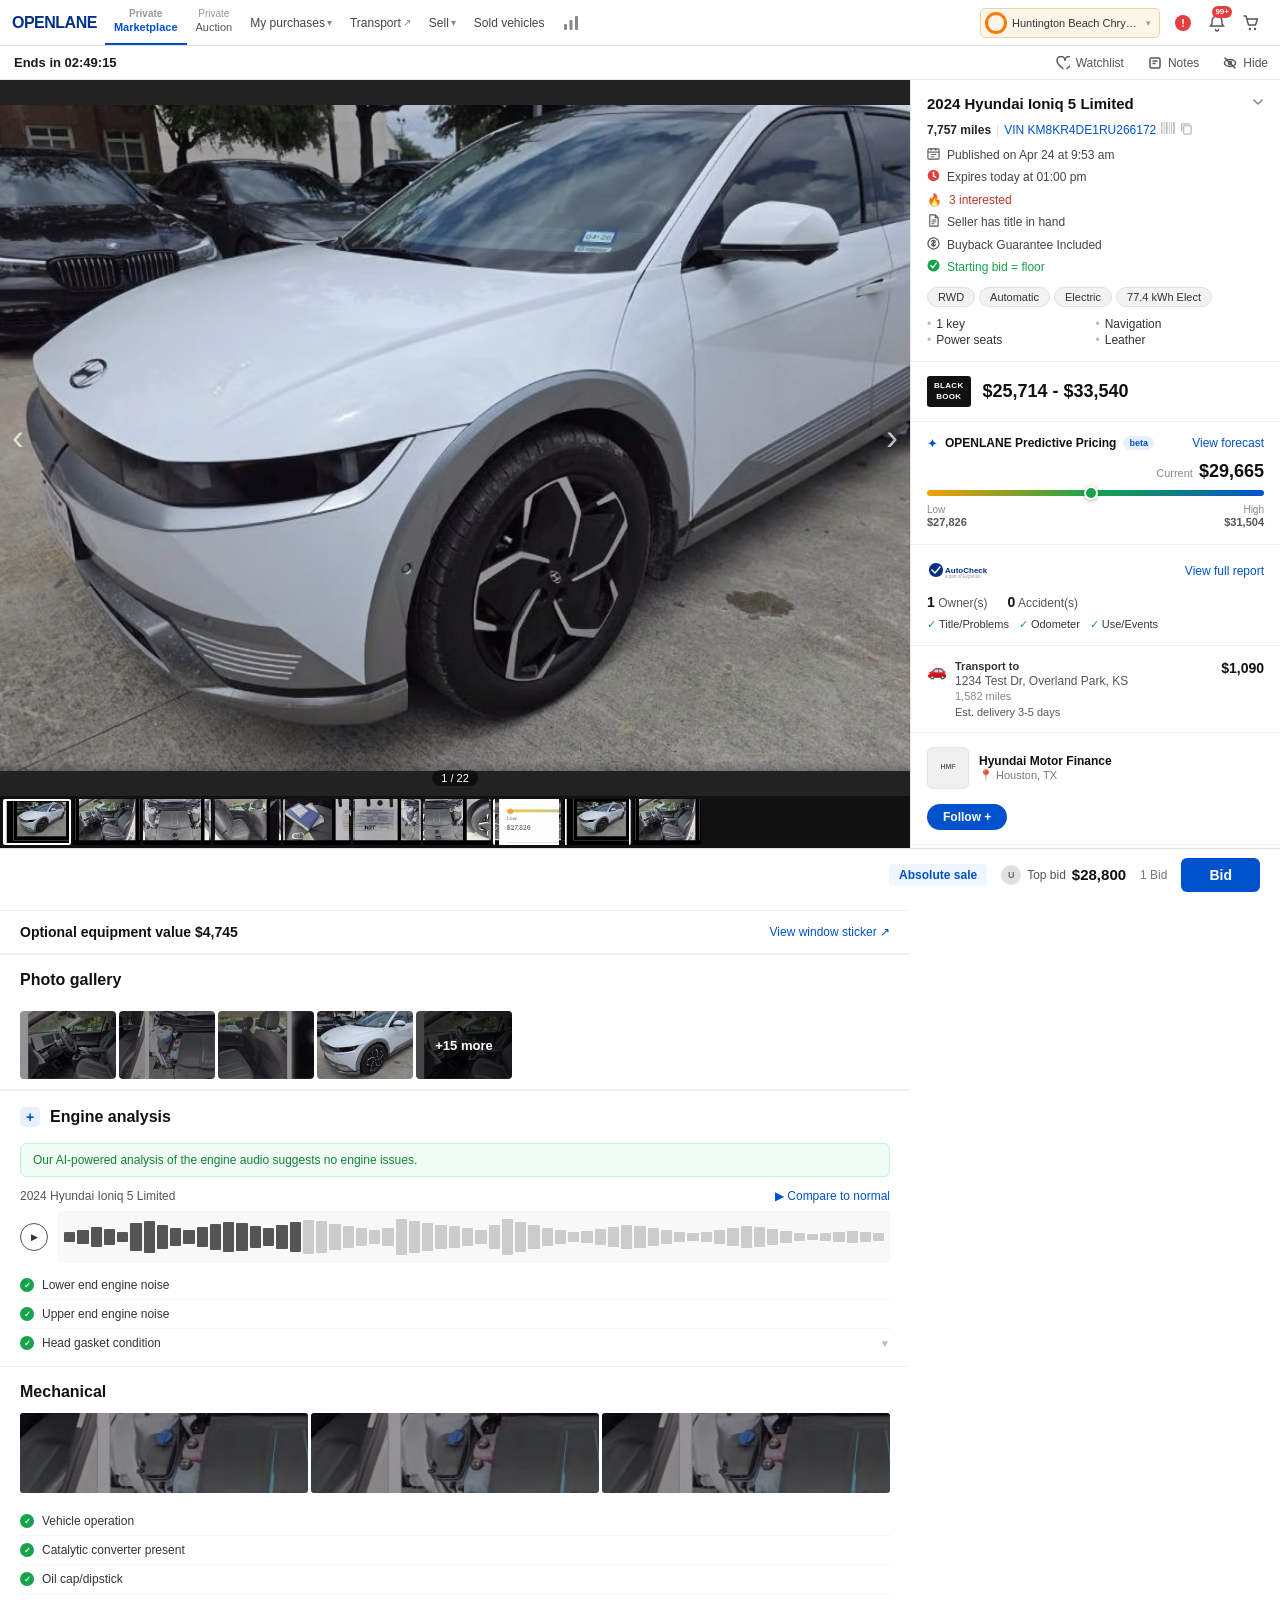
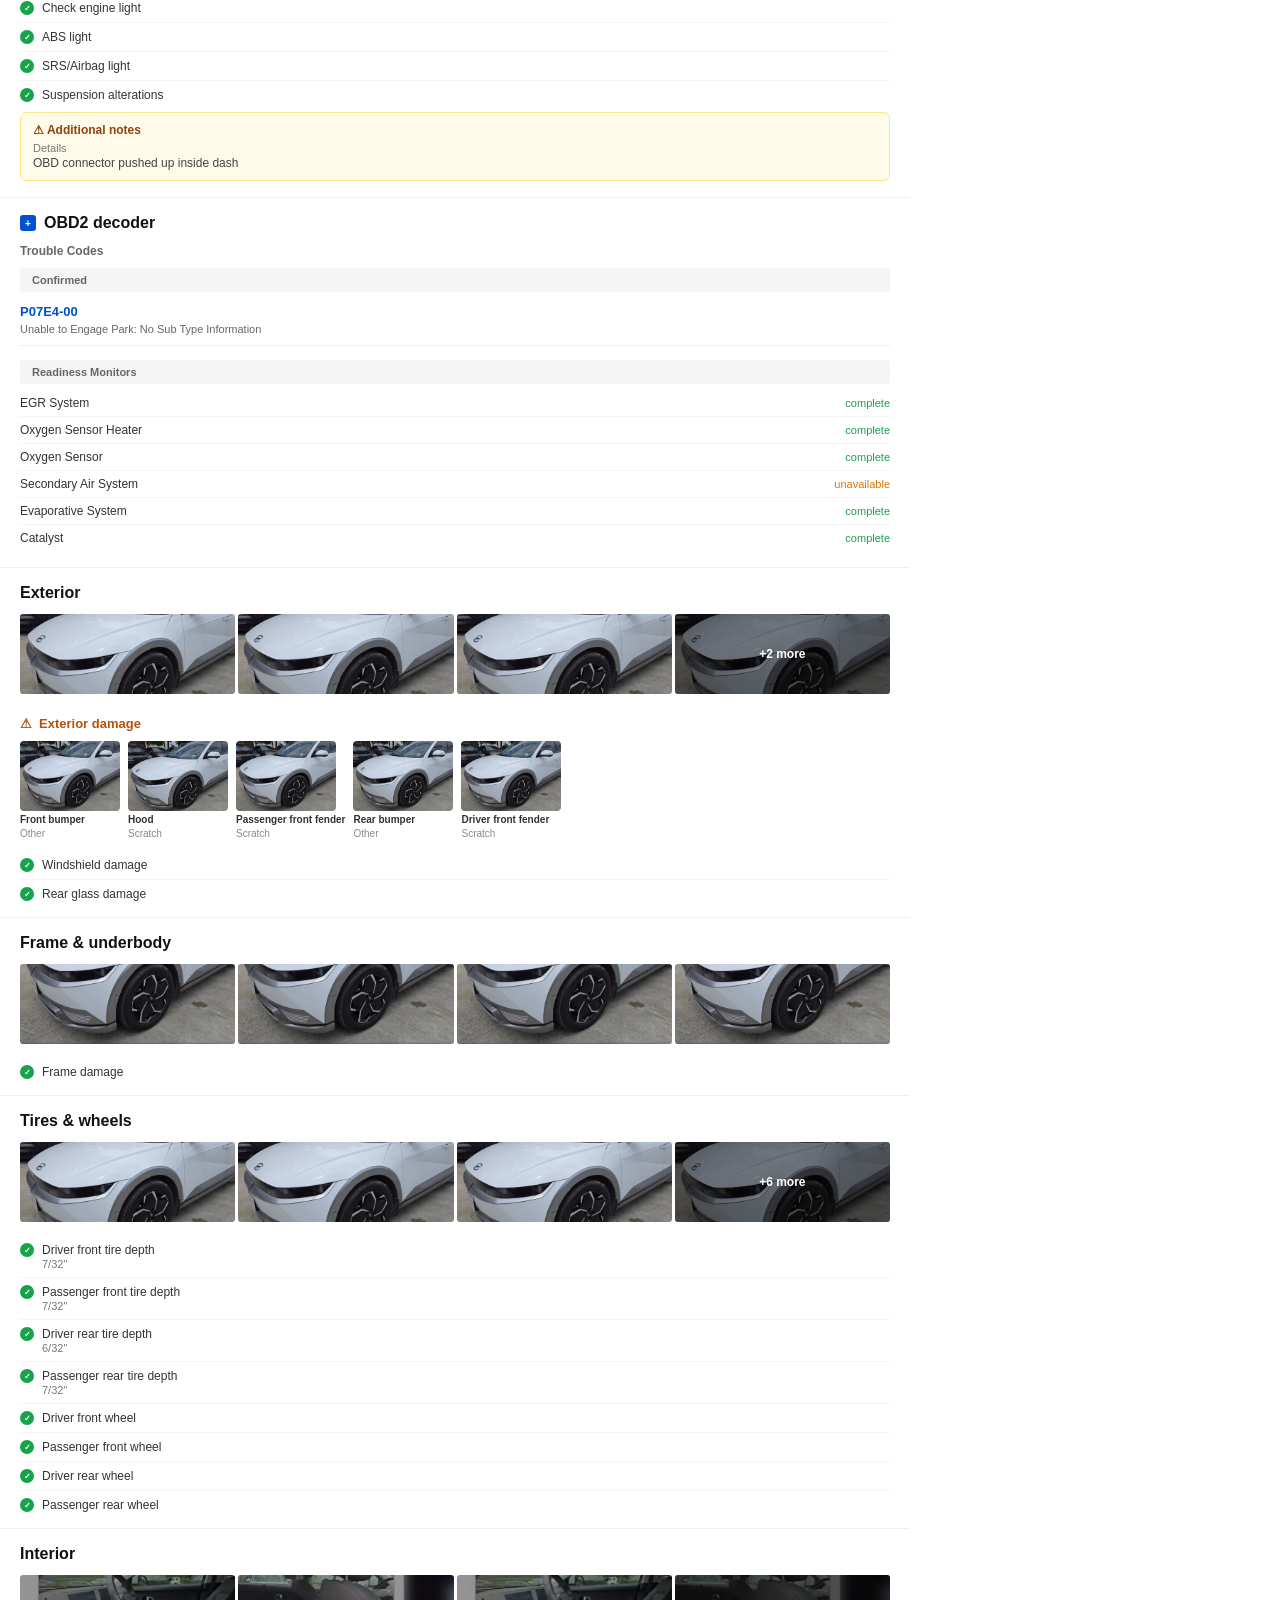
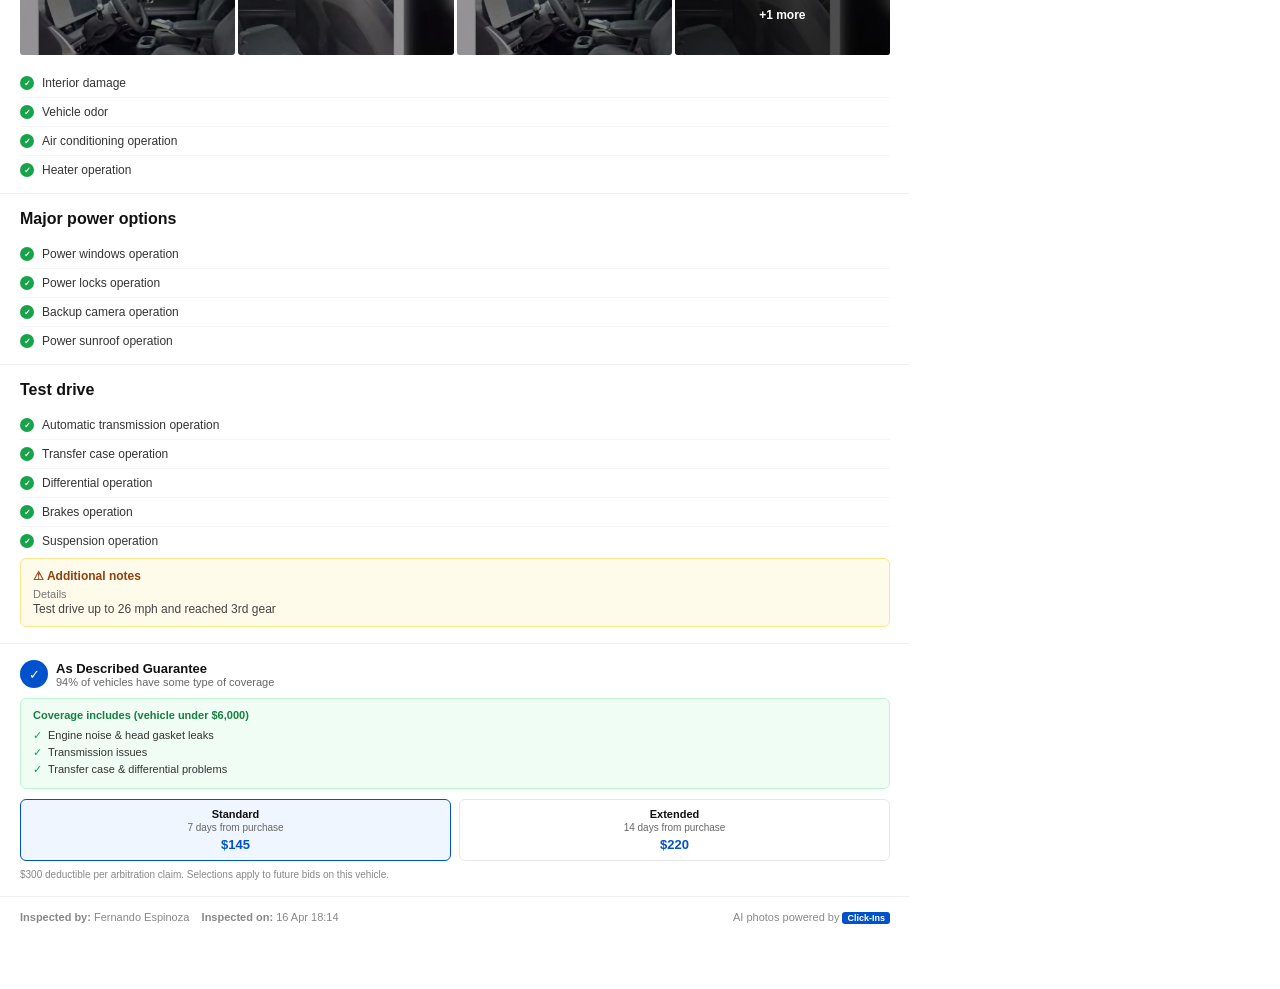
<file: vehicle-detail.html>
<!DOCTYPE html>
<html lang="en">
<head>
  <meta charset="UTF-8">
  <meta name="viewport" content="width=device-width, initial-scale=1.0">
  <title>2024 Hyundai Ioniq 5 Limited — OPENLANE</title>
  <link rel="stylesheet" href="styles.css">
</head>
<body>

<!-- NAV -->
<nav class="top-nav">
  <div class="nav-logo">OPENLANE</div>
  <div class="nav-tabs">
    <div class="nav-tab active"><span class="tab-sub">Private</span>Marketplace</div>
    <div class="nav-tab"><span class="tab-sub">Private</span>Auction</div>
  </div>
  <div class="nav-link">My purchases <span class="sup">▾</span></div>
  <div class="nav-link">Transport <span class="sup">↗</span></div>
  <div class="nav-link">Sell <span class="sup">▾</span></div>
  <div class="nav-link">Sold vehicles</div>
  <div class="nav-link">
    <svg width="16" height="16" viewBox="0 0 16 16" fill="none">
      <rect x="1" y="9" width="3" height="6" rx="1" fill="#888"/>
      <rect x="6.5" y="5" width="3" height="10" rx="1" fill="#888"/>
      <rect x="12" y="1" width="3" height="14" rx="1" fill="#888"/>
    </svg>
  </div>

  <div class="nav-spacer"></div>

  <div class="nav-dealer-chip">
    <div class="dealer-avatar"></div>
    <div class="dealer-chip-name">Huntington Beach Chrysler Jeep Ram</div>
    <span class="dealer-chip-caret">▾</span>
  </div>

  <div class="nav-icon-btn nav-alert-btn" title="Alerts">
    <svg viewBox="0 0 18 18" width="18" height="18" fill="none"><circle cx="9" cy="9" r="8" fill="#e53e3e"/><text x="9" y="13" text-anchor="middle" font-size="11" font-weight="800" fill="#fff" font-family="sans-serif">!</text></svg>
  </div>
  <div class="nav-icon-btn nav-notif-btn" title="Notifications">
    <svg viewBox="0 0 18 18" width="18" height="18" fill="none" stroke="currentColor" stroke-width="1.4"><path d="M9 2a5 5 0 00-5 5v3l-1.5 2H15.5L14 10V7A5 5 0 009 2z" stroke-linecap="round"/><path d="M7.5 15.5a1.5 1.5 0 003 0" stroke-linecap="round"/></svg>
    <span class="nav-notif-badge">99+</span>
  </div>
  <div class="nav-icon-btn" title="Cart">
    <svg viewBox="0 0 18 18" width="18" height="18" fill="none" stroke="currentColor" stroke-width="1.4"><path d="M2 2h2l2.5 9h7l2-6H5.5" stroke-linecap="round" stroke-linejoin="round"/><circle cx="8" cy="15" r="1.2" fill="currentColor" stroke="none"/><circle cx="13" cy="15" r="1.2" fill="currentColor" stroke="none"/></svg>
  </div>
</nav>

<!-- CONTROLS ROW -->
<div class="controls-row">
  <span class="controls-timer" id="navTimer">Ends in 02:49:17</span>
  <div class="controls-actions">
    <button class="ctrl-btn ctrl-pill">
      <svg viewBox="0 0 14 14" fill="none" stroke="currentColor" stroke-width="1.5" width="14" height="14"><path d="M7 12.5S1 8 1 4.5a4 4 0 018 0 4 4 0 018 0C17 8 11 12.5 11 12.5" stroke-linecap="round" stroke-linejoin="round"/></svg>
      Watchlist
    </button>
    <button class="ctrl-btn ctrl-pill" id="notesBtn">
      <svg viewBox="0 0 14 14" fill="none" stroke="currentColor" stroke-width="1.5" width="14" height="14"><rect x="2" y="2" width="10" height="10" rx="1.5"/><line x1="4.5" y1="5" x2="9.5" y2="5"/><line x1="4.5" y1="7.5" x2="7.5" y2="7.5"/></svg>
      Notes
    </button>
    <button class="ctrl-btn ctrl-pill">
      <svg viewBox="0 0 14 14" fill="none" stroke="currentColor" stroke-width="1.5" width="14" height="14"><ellipse cx="7" cy="7" rx="5.5" ry="3.5"/><circle cx="7" cy="7" r="1.5"/><line x1="2" y1="2" x2="12" y2="12" stroke-linecap="round"/></svg>
      Hide
    </button>
  </div>
</div>

<!-- PAGE -->
<div class="page-wrap">
  <div class="left-panel" id="leftPanel"></div>
  <div class="right-sidebar" id="rightSidebar"></div>
</div>

<!-- BOTTOM BAR -->
<div class="btm-bar">
  <div class="btm-spacer"></div>
  <span class="btm-label">Absolute sale</span>
  <div class="btm-bid-info" style="display:flex;align-items:center;gap:6px;">
    <div class="bidder-avatar" style="width:20px;height:20px;background:#e0e0e0;border-radius:50%;display:flex;align-items:center;justify-content:center;color:#666;font-size:9px;font-weight:700;">U</div>
    Top bid <strong>$28,800</strong>
  </div>
  <span class="btm-bids">1 Bid</span>
  <button class="btm-bid-btn" id="bidBtn">Bid</button>
</div>

<!-- BID MODAL -->
<div class="modal-overlay" id="bidModal" style="display:none">
  <div class="modal-box">
    <div class="modal-header">
      <span class="modal-title">Bid</span>
      <button class="modal-close" onclick="closeBidModal()">&#10005;</button>
    </div>
    <div class="modal-body">
      <p class="modal-min-bid">Minimum bid is $28,800</p>
      <div class="modal-field">
        <label>Bid amount</label>
        <div class="modal-input-wrap"><span class="modal-input-pre">$</span><input type="number" value="29800" class="modal-input"></div>
      </div>
      <div class="modal-field">
        <label>Max Bid amount</label>
        <div class="modal-input-wrap"><span class="modal-input-pre">$</span><input type="number" value="32000" class="modal-input"></div>
      </div>
      <div class="modal-field">
        <label>Notes</label>
        <textarea class="modal-textarea" placeholder=""></textarea>
      </div>
      <div class="modal-services">
        <div class="modal-services-title">Services</div>
        <div class="modal-service-row">
          <span>As Described Guarantee <span class="svc-info">&#9432;</span></span>
          <span class="svc-right"><span class="svc-price">$145</span><input type="checkbox" checked class="svc-check"></span>
        </div>
        <div class="modal-service-row sub">
          <span>&#8627; Extended Guarantee <span class="svc-info">&#9432;</span></span>
          <span class="svc-right"><span class="svc-price">$75</span><input type="checkbox" checked class="svc-check"></span>
        </div>
        <div class="modal-service-row">
          <span>Transportation <span class="svc-info">&#9432;</span></span>
          <span class="svc-right"><span class="svc-price">$1090</span><input type="checkbox" checked class="svc-check"></span>
        </div>
        <p class="modal-svc-note">Selections will apply to future bids on this vehicle.</p>
      </div>
      <div class="modal-payment">
        <span class="modal-payment-label">Payment method <span style="color:#dc2626">*</span></span>
        <button class="modal-add-payment">Add new payment method</button>
      </div>
    </div>
    <div class="modal-footer">
      <button class="modal-cancel" onclick="closeBidModal()">Cancel</button>
      <button class="modal-submit">Submit bid</button>
    </div>
  </div>
</div>

<!-- PREDICTIVE PRICING MODAL -->
<div class="modal-overlay" id="marketModal" style="display:none">
  <div class="modal-box modal-wide">
    <div class="modal-header">
      <div>
        <div style="font-size:10px;color:#0052cc;margin-bottom:3px;">&#10022; powered by OPENLANE Intelligence</div>
        <span class="modal-title">OPENLANE Predictive Pricing</span>
      </div>
      <button class="modal-close" onclick="closeMarketModal()">&#10005;</button>
    </div>
    <div class="modal-body">
      <div class="pp-modal-vehicle">
        <div class="pp-modal-vehicle-name">2024 Hyundai Ioniq 5 Limited</div>
        <div class="pp-modal-vin">VIN KM8KR4DE1RU266172</div>
      </div>
      <div class="pp-forecast-subtitle">90-day forecast &nbsp;&middot;&nbsp; OPENLANE wholesale data as of Apr 24, 2026</div>

      <!-- Forecast chart -->
      <div class="pp-chart-wrap">
        <svg width="100%" viewBox="0 0 520 185" xmlns="http://www.w3.org/2000/svg" style="display:block;">
          <!-- Y-axis gridlines -->
          <line x1="50" y1="28" x2="500" y2="28" stroke="#e5e7eb" stroke-width="1"/>
          <line x1="50" y1="69" x2="500" y2="69" stroke="#e5e7eb" stroke-width="1"/>
          <line x1="50" y1="110" x2="500" y2="110" stroke="#e5e7eb" stroke-width="1"/>
          <line x1="50" y1="151" x2="500" y2="151" stroke="#e5e7eb" stroke-width="1"/>
          <!-- Y-axis labels -->
          <text x="46" y="31" font-size="9" fill="#9ca3af" text-anchor="end">$30,500</text>
          <text x="46" y="72" font-size="9" fill="#9ca3af" text-anchor="end">$29,000</text>
          <text x="46" y="113" font-size="9" fill="#9ca3af" text-anchor="end">$27,500</text>
          <text x="46" y="154" font-size="9" fill="#9ca3af" text-anchor="end">$26,000</text>
          <!-- Shaded band (polygon between high and low lines) -->
          <polygon points="60,57 207,64 353,70 500,78 500,149 353,133 207,102 60,65" fill="#dbeafe" opacity="0.65"/>
          <!-- Reference dashed line at $29,665 (y≈51) -->
          <line x1="60" y1="51" x2="500" y2="51" stroke="#3b82f6" stroke-width="1" stroke-dasharray="4,3"/>
          <text x="64" y="48" font-size="8.5" fill="#3b82f6">at cost of this sale</text>
          <!-- High line -->
          <polyline points="60,57 207,64 353,70 500,78" fill="none" stroke="#1d4ed8" stroke-width="2" stroke-linejoin="round"/>
          <!-- Low line -->
          <polyline points="60,65 207,102 353,133 500,149" fill="none" stroke="#93c5fd" stroke-width="1.5" stroke-dasharray="5,3" stroke-linejoin="round"/>
          <!-- X-axis labels -->
          <text x="60" y="175" font-size="9" fill="#9ca3af" text-anchor="middle">Today</text>
          <text x="207" y="175" font-size="9" fill="#9ca3af" text-anchor="middle">May 24, 2026</text>
          <text x="353" y="175" font-size="9" fill="#9ca3af" text-anchor="middle">Jun 24, 2026</text>
          <text x="500" y="175" font-size="9" fill="#9ca3af" text-anchor="middle">Jul 24, 2026</text>
        </svg>
        <div class="pp-forecast-legend">
          <div class="pp-legend-item"><div class="pp-legend-dot-high"></div> Highest</div>
          <div class="pp-legend-item"><div class="pp-legend-dot-low"></div> Lowest</div>
        </div>
        <table style="width:100%;font-size:11px;margin-top:10px;border-collapse:collapse;">
          <thead>
            <tr>
              <th style="text-align:left;padding:4px 6px;color:#6b7280;font-weight:500;border-bottom:1px solid #e5e7eb;"></th>
              <th style="text-align:center;padding:4px 6px;color:#6b7280;font-weight:500;border-bottom:1px solid #e5e7eb;">Today</th>
              <th style="text-align:center;padding:4px 6px;color:#6b7280;font-weight:500;border-bottom:1px solid #e5e7eb;">May 24, 2026</th>
              <th style="text-align:center;padding:4px 6px;color:#6b7280;font-weight:500;border-bottom:1px solid #e5e7eb;">Jun 24, 2026</th>
            </tr>
          </thead>
          <tbody>
            <tr>
              <td style="padding:4px 6px;color:#1d4ed8;font-weight:600;">&#9650; Highest</td>
              <td style="text-align:center;padding:4px 6px;color:#111;font-weight:600;">$29,437</td>
              <td style="text-align:center;padding:4px 6px;color:#111;">$29,204</td>
              <td style="text-align:center;padding:4px 6px;color:#111;">$28,970</td>
            </tr>
            <tr>
              <td style="padding:4px 6px;color:#93c5fd;font-weight:600;">&#9660; Lowest</td>
              <td style="text-align:center;padding:4px 6px;color:#111;font-weight:600;">$29,203</td>
              <td style="text-align:center;padding:4px 6px;color:#111;">$27,812</td>
              <td style="text-align:center;padding:4px 6px;color:#111;">$26,699</td>
            </tr>
          </tbody>
        </table>
        <p style="font-size:10px;color:#9ca3af;margin-top:8px;line-height:1.4;">AI-driven predictive pricing uses VIN details, inspection data, market trends, and economic factors to estimate vehicle value. Forecasts are statistical estimates and are not guarantees of actual market outcomes.</p>
      </div>

      <!-- Today's pricing -->
      <div class="pp-today-section">
        <div class="pp-today-title">Today's pricing</div>
        <div class="pp-today-current">Current <strong>$29,665</strong></div>
        <div class="pp-today-bar-wrap">
          <div class="pp-today-bar">
            <div class="pp-today-marker" style="left:48.6%"></div>
          </div>
        </div>
        <div class="pp-today-range"><span>Low &nbsp; $27,826</span><span>High &nbsp; $31,504</span></div>
      </div>

      <!-- Similar units -->
      <div class="pp-similar-title">Similar units recently sold on OPENLANE</div>
      <div class="pp-similar-sub">
        <svg width="14" height="14" viewBox="0 0 14 14" fill="none"><rect x="1" y="5" width="12" height="7" rx="1" stroke="#9ca3af" stroke-width="1.2"/><path d="M3 5V3.5a4 4 0 018 0V5" stroke="#9ca3af" stroke-width="1.2" stroke-linecap="round"/></svg>
        Based on 3,949 similar vehicles sold in the last 3 months
        <div style="font-size:10px;color:#9ca3af;margin-top:2px;">321 distinct bidders</div>
      </div>
      <table class="comp-table">
        <thead><tr><th>Vehicle</th><th>Major Inspection Issues</th><th>AutoCheck</th><th>Transaction date</th><th>Price</th></tr></thead>
        <tbody>
          <tr>
            <td><div class="ct-row-inner"><img class="ct-thumb" src="photos/photo_01.jpg" alt=""><div><div class="ct-vehicle">2024 Hyundai Ioniq 5 Limited</div><div class="ct-details">RWD 77.4 kWh<br>16,913 mi &bull; HOUSTON, TX</div></div></div></td>
            <td><span class="ct-no-issues"><svg viewBox="0 0 14 14" width="13" height="13" fill="none"><circle cx="7" cy="7" r="6.5" fill="#16a34a"/><path d="M4 7l2.2 2.5L10 4.5" stroke="#fff" stroke-width="1.5" stroke-linecap="round" stroke-linejoin="round"/></svg> No issues</span></td>
            <td><div class="ct-ac"><span class="ct-ok">&#10003;</span> Title/Problems<br><span class="ct-ok">&#10003;</span> Odometer<br><span class="ct-ok">&#10003;</span> Use/Events</div></td>
            <td>April 02, 2026</td>
            <td class="ct-price">$26,900</td>
          </tr>
          <tr>
            <td><div class="ct-row-inner"><img class="ct-thumb" src="photos/photo_02.jpg" alt=""><div><div class="ct-vehicle">2024 Hyundai Ioniq 5 Limited</div><div class="ct-details">RWD 77.4 kWh<br>7,664 mi &bull; SANTA ROSA, CA</div></div></div></td>
            <td><span class="ct-no-issues"><svg viewBox="0 0 14 14" width="13" height="13" fill="none"><circle cx="7" cy="7" r="6.5" fill="#16a34a"/><path d="M4 7l2.2 2.5L10 4.5" stroke="#fff" stroke-width="1.5" stroke-linecap="round" stroke-linejoin="round"/></svg> No issues</span></td>
            <td><div class="ct-ac"><span class="ct-ok">&#10003;</span> Title/Problems<br><span class="ct-ok">&#10003;</span> Odometer<br><span class="ct-ok">&#10003;</span> Use/Events</div></td>
            <td>April 17, 2026</td>
            <td class="ct-price">$28,700</td>
          </tr>
          <tr>
            <td><div class="ct-row-inner"><img class="ct-thumb" src="photos/photo_03.jpg" alt=""><div><div class="ct-vehicle">2024 Hyundai Ioniq 5 Limited</div><div class="ct-details">RWD 77.4 kWh<br>15,759 mi &bull; RIVERSIDE, CA</div></div></div></td>
            <td><span class="ct-no-issues"><svg viewBox="0 0 14 14" width="13" height="13" fill="none"><circle cx="7" cy="7" r="6.5" fill="#16a34a"/><path d="M4 7l2.2 2.5L10 4.5" stroke="#fff" stroke-width="1.5" stroke-linecap="round" stroke-linejoin="round"/></svg> No issues</span></td>
            <td><div class="ct-ac"><span class="ct-ok">&#10003;</span> Title/Problems<br><span class="ct-ok">&#10003;</span> Odometer<br><span class="ct-ok">&#10003;</span> Use/Events</div></td>
            <td>April 21, 2026</td>
            <td class="ct-price">$28,900</td>
          </tr>
          <tr>
            <td><div class="ct-row-inner"><img class="ct-thumb" src="photos/photo_01.jpg" alt=""><div><div class="ct-vehicle">2024 Hyundai Ioniq 5 Limited</div><div class="ct-details">RWD 77.4 kWh<br>9,974 mi &bull; SCOTTSDALE, AZ</div></div></div></td>
            <td><span class="ct-no-issues"><svg viewBox="0 0 14 14" width="13" height="13" fill="none"><circle cx="7" cy="7" r="6.5" fill="#16a34a"/><path d="M4 7l2.2 2.5L10 4.5" stroke="#fff" stroke-width="1.5" stroke-linecap="round" stroke-linejoin="round"/></svg> No issues</span></td>
            <td><div class="ct-ac"><span class="ct-ok">&#10003;</span> Title/Problems<br><span class="ct-ok">&#10003;</span> Odometer<br><span class="ct-ok">&#10003;</span> Use/Events</div></td>
            <td>April 20, 2026</td>
            <td class="ct-price">$29,200</td>
          </tr>
          <tr>
            <td><div class="ct-row-inner"><img class="ct-thumb" src="photos/photo_02.jpg" alt=""><div><div class="ct-vehicle">2024 Hyundai Ioniq 5 Limited</div><div class="ct-details">RWD 77.4 kWh<br>14,179 mi &bull; HUNTINGTON BEACH, CA</div></div></div></td>
            <td><span class="ct-no-issues"><svg viewBox="0 0 14 14" width="13" height="13" fill="none"><circle cx="7" cy="7" r="6.5" fill="#16a34a"/><path d="M4 7l2.2 2.5L10 4.5" stroke="#fff" stroke-width="1.5" stroke-linecap="round" stroke-linejoin="round"/></svg> No issues</span></td>
            <td><div class="ct-ac"><span class="ct-ok">&#10003;</span> Title/Problems<br><span class="ct-ok">&#10003;</span> Odometer<br><span class="ct-ok">&#10003;</span> Use/Events</div></td>
            <td>April 21, 2026</td>
            <td class="ct-price">$29,000</td>
          </tr>
        </tbody>
      </table>
    </div>
  </div>
</div>

<!-- NOTE MODAL -->
<div class="modal-overlay" id="noteModal" style="display:none">
  <div class="modal-box">
    <div class="modal-header">
      <span class="modal-title">Note for 2024 Hyundai Ioniq 5 Limited</span>
      <button class="modal-close" onclick="closeNoteModal()">&#10005;</button>
    </div>
    <div class="modal-body">
      <textarea class="modal-textarea" style="height:120px;" placeholder=""></textarea>
    </div>
    <div class="modal-footer">
      <button class="modal-cancel" onclick="closeNoteModal()">Cancel</button>
      <button class="modal-submit">Save note</button>
    </div>
  </div>
</div>

<script src="content.js"></script>
<script src="interactions.js"></script>
</body>
</html>
</file>
<file: styles.css>
*, *::before, *::after { box-sizing: border-box; margin: 0; padding: 0; }
body { font-family: -apple-system, BlinkMacSystemFont, 'Segoe UI', Roboto, Arial, sans-serif; font-size: 13px; color: #1a1a1a; background: #fff; }
a { color: inherit; text-decoration: none; cursor: pointer; }
button { cursor: pointer; border: none; background: none; font-family: inherit; font-size: inherit; }

/* ── NAV ── */
.top-nav {
  position: fixed; top: 0; left: 0; right: 0; height: 46px;
  background: #fff; border-bottom: 1px solid #e0e0e0;
  display: flex; align-items: center; padding: 0 12px; gap: 0; z-index: 300; white-space: nowrap; overflow: hidden;
}
.nav-logo { font-size: 16px; font-weight: 800; color: #003087; letter-spacing: -0.5px; margin-right: 8px; flex-shrink: 0; }
.nav-tabs { display: flex; align-items: stretch; height: 100%; }
.nav-tab {
  display: flex; flex-direction: column; align-items: center; justify-content: center;
  padding: 0 9px; font-size: 11px; font-weight: 500; color: #555; cursor: pointer;
  border-bottom: 2px solid transparent; line-height: 1.25; text-align: center;
}
.nav-tab .tab-sub { font-size: 10px; color: #999; }
.nav-tab.active { color: #0052cc; border-bottom-color: #0052cc; font-weight: 600; }
.nav-link { display: flex; align-items: center; gap: 2px; padding: 0 9px; font-size: 12px; color: #444; cursor: pointer; height: 100%; flex-shrink: 0; }
.nav-link:hover { color: #0052cc; }
.nav-link .sup { font-size: 10px; opacity: 0.65; }
.nav-spacer { flex: 1; min-width: 4px; }
.controls-row {
  position: fixed; top: 46px; left: 0; right: 0; height: 34px;
  background: #fff; border-bottom: 1px solid #e8e8e8;
  display: flex; align-items: center; justify-content: space-between;
  padding: 0 0 0 14px; z-index: 290;
}
.controls-timer {
  font-size: 13px; font-weight: 600; color: #1a1a1a;
  font-variant-numeric: tabular-nums;
}
.controls-actions { display: flex; align-items: stretch; height: 100%; }
.ctrl-btn {
  display: flex; align-items: center; gap: 5px; padding: 0 13px;
  font-size: 12px; color: #444; cursor: pointer; height: 100%;
  white-space: nowrap; background: none;
}
.ctrl-btn:hover { color: #0052cc; }
.ctrl-pill {
  padding: 5px 8px; height: auto; margin: auto 4px;
  border: none; border-radius: 4px;
  font-size: 12px; font-weight: 500; color: #555; background: transparent;
  display: flex; align-items: center; gap: 6px; cursor: pointer;
}
.ctrl-pill:hover { color: #0052cc; background: #f5f5f5; }
.nav-dealer-chip {
  display: flex; align-items: center; gap: 5px;
  background: #fdf5e8; border: 1px solid #e8d4a8; border-radius: 5px;
  padding: 3px 8px 3px 4px; font-size: 11px; font-weight: 500; color: #333;
  cursor: pointer; max-width: 180px; margin: 0 6px; flex-shrink: 1; overflow: hidden;
}
.dealer-avatar {
  width: 22px;
  height: 22px;
  border: 3px solid #ff7a00;
  border-radius: 50%;
  background: transparent;
  display: flex;
  align-items: center;
  justify-content: center;
  flex-shrink: 0;
}
.dealer-chip-name { overflow: hidden; text-overflow: ellipsis; white-space: nowrap; }
.dealer-chip-caret { font-size: 9px; color: #999; flex-shrink: 0; }
.nav-action-btn { display: flex; align-items: center; gap: 4px; padding: 0 9px; font-size: 12px; color: #444; cursor: pointer; height: 100%; border-left: 1px solid #f0f0f0; white-space: nowrap; flex-shrink: 0; }
.nav-action-btn:hover { color: #0052cc; background: #f8faff; }
.nav-close-btn { display: flex; align-items: center; justify-content: center; width: 30px; height: 30px; color: #888; cursor: pointer; font-size: 16px; border-radius: 4px; margin-left: 2px; flex-shrink: 0; }
.nav-close-btn:hover { background: #f5f5f5; color: #333; }
.nav-icon-btn { display: flex; align-items: center; justify-content: center; position: relative; width: 34px; height: 100%; cursor: pointer; color: #555; flex-shrink: 0; }
.nav-icon-btn:hover { color: #0052cc; }
.nav-notif-badge { position: absolute; top: 6px; right: 2px; background: #e53e3e; color: #fff; font-size: 8px; font-weight: 700; border-radius: 8px; padding: 1px 3px; line-height: 1.2; pointer-events: none; }

/* ── LAYOUT ── */
.page-wrap { margin-top: 80px; display: flex; align-items: flex-start; }
.left-panel { flex: 1; background: #fff; min-width: 0; padding-bottom: 52px; }
.right-sidebar { width: 370px; flex-shrink: 0; position: sticky; top: 80px; height: calc(100vh - 80px - 52px); overflow-y: auto; background: #fff; border-left: 1px solid #e8e8e8; }
.right-sidebar::-webkit-scrollbar { width: 5px; }
.right-sidebar::-webkit-scrollbar-thumb { background: #d4d4d4; border-radius: 3px; }

/* ── CAROUSEL ── */
.carousel-wrap { background: #1a1a1a; user-select: none; }
.carousel-main { position: relative; width: 100%; height: calc(100vh - 80px - 52px - 52px); min-height: 420px; background: #222; overflow: hidden; display: flex; align-items: center; justify-content: center; }
.carousel-img { width: 100%; height: 100%; object-fit: cover; display: none; }
.carousel-img.active { display: block; }
.carousel-photo { width: 100%; height: 100%; object-fit: contain; display: block; }
.vb-toggle {
  position: absolute; top: 12px; left: 12px; z-index: 10;
  background: rgba(255,255,255,0.95); backdrop-filter: blur(6px);
  border-radius: 20px; padding: 5px 10px 5px 8px;
  display: flex; align-items: center; gap: 6px; font-size: 11px; font-weight: 500; color: #222;
  cursor: pointer; box-shadow: 0 1px 4px rgba(0,0,0,.15);
}
.vb-icon { font-size: 13px; }
.vb-info { width: 14px; height: 14px; border-radius: 50%; border: 1.5px solid #bbb; display: flex; align-items: center; justify-content: center; font-size: 9px; color: #888; font-weight: 600; }
.pill-toggle { width: 28px; height: 16px; border-radius: 8px; background: #0052cc; position: relative; flex-shrink: 0; transition: background .2s; }
.pill-toggle::after { content: ''; position: absolute; top: 2px; left: 14px; width: 12px; height: 12px; background: #fff; border-radius: 50%; box-shadow: 0 1px 2px rgba(0,0,0,.2); transition: left .2s; }
.pill-toggle.off { background: #ccc; }
.pill-toggle.off::after { left: 2px; }
.vb-label { position: absolute; top: 12px; left: 50%; transform: translateX(-50%); background: rgba(255,255,255,0.9); border-radius: 4px; padding: 3px 10px; font-size: 11px; color: #333; display: none; }
.vb-label.show { display: block; }
.vb-damage-overlay { position: absolute; inset: 0; pointer-events: none; display: none; }
.vb-damage-overlay.show { display: block; }
.vb-hotspot { position: absolute; width: 22px; height: 22px; border-radius: 50%; background: rgba(255,20,147,0.55); border: 2px solid #ff1493; box-shadow: 0 0 8px rgba(255,20,147,0.7); }
.vb-hotspot::after { content: ''; position: absolute; inset: 3px; border-radius: 50%; background: rgba(255,20,147,0.3); }
.c-nav { position: absolute; top: 50%; transform: translateY(-50%); width: auto; height: auto; border-radius: 0; background: none; display: flex; align-items: center; justify-content: center; font-size: 36px; color: rgba(255,255,255,0.7); cursor: pointer; z-index: 10; box-shadow: none; line-height: 1; }
.c-nav.prev { left: 12px; }
.c-nav.next { right: 12px; }
.c-nav:hover { color: #fff; background: none; }
.c-counter { position: absolute; bottom: 10px; left: 50%; transform: translateX(-50%); background: rgba(0,0,0,.55); color: #fff; font-size: 11px; padding: 2px 9px; border-radius: 10px; }
.thumb-strip { display: flex; gap: 2px; padding: 3px; background: #111; overflow-x: auto; scrollbar-width: none; }
.thumb-strip::-webkit-scrollbar { display: none; }
.c-thumb { flex-shrink: 0; width: 68px; height: 46px; border-radius: 2px; cursor: pointer; border: 2px solid transparent; overflow: hidden; background: #333; }
.c-thumb img { width: 100%; height: 100%; object-fit: cover; display: block; }
.c-thumb.sel { border-color: #fff; }

/* ── CONDITION REPORT ── */
.cr-outer { background: #fff; }
.cr-top-bar { display: flex; align-items: center; gap: 10px; padding: 14px 20px; border-bottom: 1px solid #efefef; }
.cr-score-badge { display: flex; align-items: center; justify-content: center; width: 34px; height: 34px; border: 1.5px solid #555; border-radius: 50%; flex-shrink: 0; }
.cr-score-num { font-size: 13px; font-weight: 700; color: #333; }
.cr-autograde { display: flex; align-items: center; gap: 5px; }
.cr-ag-badge, .cr-autograde-badge { font-size: 22px; font-weight: 700; color: #333; background: none; padding: 0; }
.cr-ag-about, .cr-autograde-about { font-size: 11px; color: #888; cursor: pointer; }
.cr-title-group { display: flex; flex-direction: column; gap: 3px; }
.cr-title { font-size: 14px; font-weight: 700; color: #111; }
.cr-warnings-toggle { margin-left: auto; display: flex; align-items: center; gap: 7px; font-size: 12px; color: #555; flex-shrink: 0; }
.opt-equip-row { display: flex; align-items: center; padding: 13px 20px; border-bottom: 1px solid #efefef; }
.oe-val { font-size: 14px; font-weight: 700; color: #111; }
.oe-link { margin-left: auto; font-size: 12px; color: #0052cc; display: flex; align-items: center; gap: 3px; }
.photo-gallery-strip { display: flex; gap: 3px; padding: 10px 20px; overflow-x: auto; border-bottom: 1px solid #efefef; scrollbar-width: none; }
.photo-gallery-strip::-webkit-scrollbar { display: none; }
.gal-thumb { flex-shrink: 0; width: 96px; height: 68px; border-radius: 4px; cursor: pointer; overflow: hidden; background: #ddd; position: relative; }
.gal-thumb img { width: 100%; height: 100%; object-fit: cover; }
.gal-thumb.more { position: relative; }
.gal-more { position: absolute; inset: 0; background: rgba(0,0,0,.52); display: flex; align-items: center; justify-content: center; color: #fff; font-size: 13px; font-weight: 600; border-radius: 4px; }
.cr-section { border-top: 1px solid #efefef; }
.cr-section.hidden-section { display: none; }
.cr-sec-header { display: flex; align-items: center; gap: 10px; padding: 16px 20px 12px; cursor: default; }
.cr-sec-header.expandable { cursor: pointer; }
.cr-sec-header.expandable:hover { background: #fafafa; }
.cr-plus-btn { width: 20px; height: 20px; border-radius: 5px; background: #e8f0fe; display: flex; align-items: center; justify-content: center; font-size: 14px; font-weight: 700; color: #0052cc; flex-shrink: 0; }
.cr-sec-title { font-size: 16px; font-weight: 700; color: #111; }
.cr-sec-label { margin-left: auto; font-size: 11px; color: #888; }
.cr-sec-body { padding: 0 20px 16px; }

/* Audio waveform */
.audio-boost-header { display: flex; align-items: center; justify-content: space-between; margin-bottom: 10px; }
.audio-boost-badge { background: #e8f0fe; color: #0052cc; font-size: 11px; font-weight: 600; padding: 2px 8px; border-radius: 10px; }
.ai-warn-banner { background: #fff8e1; border: 1px solid #ffcc80; border-radius: 6px; padding: 9px 12px; font-size: 12px; color: #5d4037; margin-bottom: 12px; }
.ai-ok-banner { background: #f0fdf4; border: 1px solid #bbf7d0; border-radius: 6px; padding: 9px 12px; font-size: 12px; color: #15803d; margin-bottom: 12px; }
.wave-vehicle-row { display: flex; align-items: center; justify-content: space-between; margin-bottom: 8px; }
.wave-vehicle-lbl { font-size: 12px; color: #555; font-weight: 500; }
.wave-play-sample { display: flex; align-items: center; gap: 5px; font-size: 12px; color: #0052cc; cursor: pointer; }
.wave-row { display: flex; align-items: center; gap: 10px; margin-bottom: 8px; }
.play-btn { width: 28px; height: 28px; border-radius: 50%; border: 1.5px solid #555; display: flex; align-items: center; justify-content: center; font-size: 9px; color: #333; flex-shrink: 0; cursor: pointer; }
.waveform-wrap { flex: 1; position: relative; }
.waveform { height: 52px; display: flex; align-items: center; gap: 2px; background: #f8f8f8; border-radius: 4px; padding: 4px 6px; overflow: hidden; }
.wb { flex: 1; background: #ccc; border-radius: 1px; min-width: 2px; transition: background .05s; }
.wb.p { background: #555; }
.wb.anomaly { background: #9c27b0; opacity: 0.7; }
.anomaly-region { position: absolute; top: 0; bottom: 0; background: rgba(156,39,176,0.12); border-left: 1px solid rgba(156,39,176,0.4); }
.anomaly-markers { display: flex; gap: 16px; margin-top: 5px; margin-bottom: 8px; }
.anomaly-marker { display: flex; align-items: center; gap: 4px; font-size: 10px; color: #9c27b0; }
.anomaly-dot { width: 7px; height: 7px; border-radius: 50%; background: #9c27b0; flex-shrink: 0; }

/* Check items */
.check-list { display: flex; flex-direction: column; }
.ci { display: flex; align-items: center; gap: 8px; padding: 7px 0; border-bottom: 1px solid #f5f5f5; font-size: 12px; color: #333; }
.ci:last-child { border-bottom: none; padding-bottom: 0; }
.ci.warn-item { /* shown in warnings-only mode */ }
.ci-dot { width: 14px; height: 14px; border-radius: 50%; display: flex; align-items: center; justify-content: center; flex-shrink: 0; font-size: 8px; font-weight: 800; }
.ci-dot.ok { background: #16a34a; color: #fff; }
.ci-dot.warn { background: #f59e0b; color: #fff; }
.ci-lbl { flex: 1; }
.ci-chevron { color: #bbb; font-size: 10px; margin-left: auto; }
.ci-tag { font-size: 10px; font-weight: 600; background: #f0f0f0; color: #555; border-radius: 10px; padding: 1px 7px; margin-left: 4px; }
.ci-tag.ok-tag { background: #f0fdf4; color: #15803d; }
.ci-val { font-size: 11px; color: #777; margin-left: auto; padding-left: 8px; }
.ci-expand { color: #bbb; font-size: 11px; }

/* Photo grids */
.pg { display: flex; gap: 3px; margin-bottom: 14px; }
.pg-t { flex: 1; height: 80px; border-radius: 3px; cursor: pointer; position: relative; overflow: hidden; background: #ddd; min-width: 0; }
.pg-t img { width: 100%; height: 100%; object-fit: cover; }
.pg-overlay { position: absolute; inset: 0; background: rgba(0,0,0,.48); display: flex; align-items: center; justify-content: center; color: #fff; font-size: 12px; font-weight: 600; }
/* Stacked tire depth layout */
.ci.ci-stacked { align-items: flex-start; }
.ci-lbl-group { display: flex; flex-direction: column; gap: 1px; flex: 1; }
.ci-sub { font-size: 11px; color: #777; }
.warn-banner { display: flex; align-items: center; gap: 7px; padding: 8px 0 10px; font-size: 13px; font-weight: 600; color: #b45309; }
.dmg-grid { display: flex; flex-wrap: wrap; gap: 8px; margin-bottom: 12px; }
.dmg-item { display: flex; flex-direction: column; gap: 3px; }
.dmg-photo { width: 100px; height: 70px; background: #d0d0d0; border-radius: 4px; cursor: pointer; overflow: hidden; }
.dmg-photo img { width: 100%; height: 100%; object-fit: cover; }
.dmg-lbl, .dmg-label { font-size: 10px; font-weight: 600; color: #333; }
.dmg-type { font-size: 10px; color: #888; }

/* Additional notes */
.add-notes { background: #fffbeb; border: 1px solid #fde68a; border-radius: 6px; padding: 10px 12px; margin-top: 10px; }
.add-notes-header { display: flex; align-items: center; gap: 6px; font-size: 12px; font-weight: 600; color: #92400e; margin-bottom: 5px; }
.add-notes-sub { font-size: 11px; color: #777; font-weight: 500; margin-bottom: 2px; }
.add-notes-text { font-size: 12px; color: #444; }

/* OBD */
.obd-ok-banner { background: #f0fdf4; border: 1px solid #bbf7d0; border-radius: 6px; padding: 9px 12px; font-size: 12px; color: #15803d; margin-bottom: 12px; display: flex; align-items: center; gap: 7px; }
.obd-label { font-size: 11px; font-weight: 500; color: #888; margin-bottom: 3px; }
.obd-sub { font-size: 12px; font-weight: 600; color: #333; margin-bottom: 6px; }
.obd-code-card { background: #fffbeb; border: 1px solid #fde68a; border-radius: 6px; padding: 9px 12px; margin-bottom: 12px; }
.obd-code-num { font-size: 12px; font-weight: 700; color: #111; margin-bottom: 2px; }
.obd-code-desc { font-size: 11px; color: #666; }
.rd-list { display: flex; flex-direction: column; }
.rd { display: flex; align-items: center; gap: 8px; font-size: 12px; padding: 6px 0; border-bottom: 1px solid #f5f5f5; }
.rd:last-child { border-bottom: none; }
.rd-name { flex: 1; color: #333; }
.rd-ok { font-size: 11px; font-weight: 500; color: #16a34a; }
.rd-warn { font-size: 11px; font-weight: 500; color: #d97706; }

/* Inspector footer */
.inspector-footer { padding: 14px 20px; border-top: 1px solid #efefef; display: flex; align-items: center; justify-content: space-between; font-size: 11px; color: #888; flex-wrap: wrap; gap: 6px; }
.click-ins { display: flex; align-items: center; gap: 5px; }
.ci-mark { background: #0052cc; color: #fff; font-size: 9px; font-weight: 800; padding: 1px 5px; border-radius: 3px; }

/* ── RIGHT SIDEBAR ── */
.sb { padding: 14px 16px; border-bottom: 1px solid #efefef; }
.sb-title { font-size: 15px; font-weight: 700; color: #111; line-height: 1.3; }
.sb-title-row { display: flex; align-items: flex-start; gap: 5px; margin-bottom: 8px; }
.sb-chevron { color: #888; font-size: 13px; padding-top: 2px; }
.sb-vin-row { display: flex; align-items: center; flex-wrap: wrap; gap: 4px; font-size: 12px; color: #555; margin-bottom: 9px; }
.sb-miles { font-weight: 600; color: #222; }
.sb-sep { color: #ddd; padding: 0 1px; }
.sb-vin { color: #0052cc; }
.sb-ico { color: #bbb; cursor: pointer; font-size: 12px; }
.sb-ico:hover { color: #0052cc; }
.sb-meta { display: flex; flex-direction: column; gap: 5px; margin-bottom: 10px; }
.sb-row { display: flex; align-items: flex-start; gap: 7px; font-size: 12px; color: #444; line-height: 1.4; }
.ico-warn { color: #dc2626; }
.ico-ok { color: #16a34a; }
.ico-blue { color: #0052cc; }
.ico-gray { color: #999; }
.pills { display: flex; flex-wrap: wrap; gap: 4px; margin-bottom: 10px; }
.pill { background: #f2f2f2; border: 1px solid #e0e0e0; border-radius: 14px; padding: 3px 10px; font-size: 11px; font-weight: 500; color: #333; }
.feat-list { display: flex; flex-direction: column; gap: 3px; }
.feat-row { display: flex; align-items: center; gap: 5px; font-size: 12px; color: #333; }
.feat-dot { color: #bbb; }
.feat-lnk { color: #0052cc; }
.feat-ext { font-size: 10px; color: #bbb; }

/* Black Book */
.bb-card { display: flex; align-items: center; gap: 12px; }
.bb-logo { background: #111; color: #fff; font-size: 8px; font-weight: 800; letter-spacing: 0.3px; padding: 4px 7px; border-radius: 3px; line-height: 1.4; text-align: center; flex-shrink: 0; }
.bb-price-range { font-size: 18px; font-weight: 700; color: #111; }
.bb-range { display: flex; align-items: center; gap: 8px; }
.bb-col { display: flex; flex-direction: column; gap: 1px; }
.bb-lbl { font-size: 10px; color: #888; }
.bb-val { font-size: 14px; font-weight: 700; color: #111; }
.bb-dash { font-size: 14px; color: #bbb; padding: 0 2px; }
.bb-sep2 { color: #bbb; }

/* OPENLANE Market Data */
.omd-header { display: flex; align-items: center; gap: 7px; margin-bottom: 10px; }
.omd-badge { background: #e8f0fe; color: #0052cc; font-size: 9px; font-weight: 800; padding: 2px 6px; border-radius: 3px; letter-spacing: 0.3px; }
.omd-title { font-size: 12px; font-weight: 600; color: #111; }
.omd-info { color: #aaa; font-size: 12px; cursor: pointer; }
.omd-report { margin-left: auto; font-size: 12px; color: #0052cc; display: flex; align-items: center; gap: 4px; cursor: pointer; }
.omd-grid { display: flex; gap: 8px; margin-bottom: 8px; }
.omd-col { flex: 1; background: #f8f8f8; border: 1px solid #efefef; border-radius: 6px; padding: 8px 10px; text-align: center; }
.omd-col.avg { background: #e8f0fe; border-color: #b3c7f5; }
.omd-col-label { font-size: 10px; color: #888; margin-bottom: 3px; }
.omd-col-val { font-size: 15px; font-weight: 700; color: #111; }
.omd-col.avg .omd-col-val { color: #0052cc; }
.omd-similar { font-size: 11px; color: #888; display: flex; align-items: center; gap: 5px; }
.omd-car-icon { font-size: 13px; }

/* AutoCheck */
.ac-hd { display: flex; align-items: center; gap: 8px; margin-bottom: 10px; }
.ac-logo-box { width: 22px; height: 22px; border-radius: 4px; background: #0053a5; display: flex; align-items: center; justify-content: center; font-size: 13px; font-weight: 800; color: #fff; flex-shrink: 0; }
.ac-text { display: flex; flex-direction: column; }
.ac-name { font-size: 12px; font-weight: 700; color: #111; line-height: 1; }
.ac-exp { font-size: 9px; color: #999; }
.ac-report-lnk { margin-left: auto; font-size: 12px; color: #0052cc; }
.ac-counts { display: flex; gap: 20px; margin-bottom: 8px; }
.ac-count { font-size: 12px; color: #555; }
.ac-count strong { font-size: 14px; font-weight: 700; color: #111; }
.ac-count.bad strong { color: #dc2626; }
.ac-checks { display: flex; gap: 10px; flex-wrap: wrap; }
.ac-chk { display: flex; align-items: center; gap: 3px; font-size: 11px; color: #333; }
.ac-chk .ok { color: #16a34a; }
.ac-chk .warn { color: #f59e0b; }

/* Transport */
.transport-row { display: flex; align-items: flex-start; gap: 8px; }
.transport-icon { font-size: 16px; flex-shrink: 0; margin-top: 1px; }
.transport-body { flex: 1; }
.transport-label { font-size: 11px; font-weight: 600; color: #333; margin-bottom: 2px; }
.transport-addr { font-size: 12px; color: #555; margin-bottom: 2px; }
.transport-miles { font-size: 11px; color: #888; margin-bottom: 4px; }
.transport-delivery { font-size: 11px; color: #555; }
.transport-price { font-size: 14px; font-weight: 700; color: #111; margin-left: auto; flex-shrink: 0; }

/* Dealer */
.dealer-hd { display: flex; align-items: center; gap: 10px; margin-bottom: 9px; }
.dealer-logo { width: 42px; height: 42px; border-radius: 6px; background: #f0f0f0; border: 1px solid #e5e5e5; display: flex; align-items: center; justify-content: center; font-size: 7px; font-weight: 800; color: #666; text-align: center; line-height: 1.2; flex-shrink: 0; }
.dealer-name { font-size: 12px; font-weight: 600; color: #111; }
.dealer-loc { font-size: 11px; color: #777; margin-top: 1px; }
.dealer-stats { display: flex; gap: 14px; margin-bottom: 9px; }
.d-stat { display: flex; align-items: center; gap: 4px; font-size: 11px; color: #555; }
.oi-line { display: flex; align-items: center; gap: 5px; font-size: 10px; color: #888; margin-bottom: 4px; }
.oi-box { background: #0052cc; color: #fff; font-size: 8px; font-weight: 800; padding: 2px 4px; border-radius: 3px; }
.oi-name { font-size: 11px; font-weight: 600; color: #0052cc; }
.dealer-desc { font-size: 11px; color: #888; line-height: 1.55; }

/* ── BOTTOM BAR ── */
.btm-bar { position: fixed; bottom: 0; left: 0; right: 0; height: 52px; background: #fff; border-top: 1px solid #e0e0e0; display: flex; align-items: center; padding: 0 20px; gap: 14px; z-index: 200; }
.btm-meta { display: flex; align-items: center; gap: 10px; }
.btm-label { background: #eff6ff; border: none; border-radius: 4px; padding: 4px 10px; font-size: 12px; color: #0052cc; font-weight: 600; }
/* As Described Guarantee section */
.adg-section { padding: 16px 20px; border-top: 1px solid #efefef; }
.adg-header { display: flex; align-items: center; gap: 8px; margin-bottom: 10px; }
.adg-icon { width: 28px; height: 28px; border-radius: 50%; background: #0052cc; display: flex; align-items: center; justify-content: center; color: #fff; font-size: 13px; flex-shrink: 0; }
.adg-title { font-size: 13px; font-weight: 700; color: #111; }
.adg-subtitle { font-size: 11px; color: #666; }
.adg-coverage { background: #f0fdf4; border: 1px solid #bbf7d0; border-radius: 6px; padding: 10px 12px; margin-bottom: 10px; }
.adg-coverage-title { font-size: 11px; font-weight: 600; color: #15803d; margin-bottom: 6px; }
.adg-coverage-item { display: flex; align-items: flex-start; gap: 6px; font-size: 11px; color: #333; padding: 2px 0; }
.adg-coverage-dot { color: #16a34a; flex-shrink: 0; font-size: 11px; }
.adg-tiers { display: flex; gap: 8px; }
.adg-tier { flex: 1; border: 1px solid #e5e7eb; border-radius: 6px; padding: 8px 10px; text-align: center; }
.adg-tier.selected { border-color: #0052cc; background: #eff6ff; }
.adg-tier-name { font-size: 11px; font-weight: 600; color: #111; margin-bottom: 2px; }
.adg-tier-days { font-size: 10px; color: #666; margin-bottom: 4px; }
.adg-tier-price { font-size: 13px; font-weight: 700; color: #0052cc; }
.adg-note { font-size: 10px; color: #888; margin-top: 8px; }
.btm-bids { font-size: 12px; color: #777; }
.btm-bid-info { font-size: 12px; color: #555; }
.btm-bid-info strong { font-size: 15px; color: #111; font-weight: 700; }
.btm-spacer { flex: 1; }
.btm-bid-btn { background: #0052cc; color: #fff; border-radius: 6px; padding: 9px 28px; font-size: 14px; font-weight: 600; }
.btm-bid-btn:hover { background: #003d99; }

/* ── MODALS ── */
.modal-overlay { position: fixed; inset: 0; background: rgba(0,0,0,.45); z-index: 500; display: flex; align-items: center; justify-content: center; }
.modal-box { background: #fff; border-radius: 10px; width: 520px; max-width: 95vw; max-height: 90vh; overflow-y: auto; box-shadow: 0 8px 40px rgba(0,0,0,.25); }
.modal-wide { width: 680px; }
.modal-header { display: flex; align-items: center; justify-content: space-between; padding: 16px 20px; border-bottom: 1px solid #efefef; }
.modal-title { font-size: 16px; font-weight: 700; color: #111; }
.modal-close { width: 28px; height: 28px; border-radius: 6px; display: flex; align-items: center; justify-content: center; font-size: 16px; color: #777; }
.modal-close:hover { background: #f5f5f5; color: #333; }
.modal-body { padding: 18px 20px; }
.modal-min-bid { font-size: 12px; color: #666; margin-bottom: 14px; }
.modal-field { margin-bottom: 14px; }
.modal-field label { display: block; font-size: 12px; font-weight: 500; color: #333; margin-bottom: 5px; }
.modal-input-wrap { display: flex; align-items: center; border: 1px solid #ccc; border-radius: 6px; overflow: hidden; }
.modal-input-pre { padding: 8px 10px; background: #f5f5f5; border-right: 1px solid #ccc; font-size: 13px; color: #555; }
.modal-input { flex: 1; border: none; padding: 8px 12px; font-size: 13px; outline: none; }
.modal-textarea { width: 100%; border: 1px solid #ccc; border-radius: 6px; padding: 8px 12px; font-size: 13px; height: 68px; resize: none; outline: none; font-family: inherit; }
.modal-services { border: 1px solid #e5e5e5; border-radius: 8px; padding: 14px 16px; margin-bottom: 14px; }
.modal-services-title { font-size: 13px; font-weight: 600; color: #111; margin-bottom: 10px; }
.modal-service-row { display: flex; align-items: center; justify-content: space-between; padding: 6px 0; border-bottom: 1px solid #f5f5f5; font-size: 12px; color: #333; }
.modal-service-row:last-of-type { border-bottom: none; }
.modal-service-row.sub { padding-left: 12px; color: #555; }
.svc-info { color: #aaa; cursor: pointer; }
.svc-right { display: flex; align-items: center; gap: 10px; }
.svc-price { font-size: 12px; color: #333; font-weight: 500; }
.svc-check { width: 16px; height: 16px; accent-color: #0052cc; cursor: pointer; }
.modal-svc-note { font-size: 11px; color: #888; margin-top: 10px; }
.modal-payment { display: flex; align-items: center; justify-content: space-between; margin-bottom: 4px; }
.modal-payment-label { font-size: 12px; font-weight: 500; color: #333; }
.modal-add-payment { font-size: 12px; color: #0052cc; }
.modal-footer { display: flex; align-items: center; justify-content: flex-end; gap: 10px; padding: 14px 20px; border-top: 1px solid #efefef; }
.modal-cancel { background: #f5f5f5; border: 1px solid #e0e0e0; border-radius: 6px; padding: 8px 20px; font-size: 13px; color: #444; }
.modal-submit { background: #0052cc; color: #fff; border-radius: 6px; padding: 8px 24px; font-size: 13px; font-weight: 600; }
.modal-submit:hover { background: #003d99; }

/* Market data modal */
.market-grid { display: flex; gap: 10px; margin-bottom: 18px; }
.market-col { flex: 1; border: 1px solid #e5e5e5; border-radius: 8px; padding: 12px; text-align: center; }
.market-col.active { border-color: #0052cc; background: #f0f5ff; }
.mc-label { font-size: 11px; color: #888; margin-bottom: 4px; }
.mc-val { font-size: 20px; font-weight: 700; color: #111; }
.market-col.active .mc-val { color: #0052cc; }
.comp-table { width: 100%; border-collapse: collapse; font-size: 12px; }
.comp-table th { text-align: left; padding: 6px 8px; border-bottom: 2px solid #efefef; color: #888; font-weight: 500; font-size: 11px; }
.comp-table td { padding: 10px 8px; border-bottom: 1px solid #f5f5f5; vertical-align: top; }
.ct-row-inner { display: flex; align-items: center; gap: 10px; }
.ct-thumb { width: 128px; height: 86px; object-fit: cover; border-radius: 4px; flex-shrink: 0; }
.ct-vehicle { font-weight: 600; color: #111; margin-bottom: 2px; }
.ct-details { font-size: 11px; color: #888; line-height: 1.4; margin-top: 2px; }
.obd-header-gray {
  background: #f5f5f5;
  padding: 6px 12px;
  font-size: 11px;
  font-weight: 600;
  color: #666;
  margin: 10px 0 6px;
  border-radius: 4px;
}
.obd-trouble-code {
  padding: 6px 0 10px;
  border-bottom: 1px solid #efefef;
}
.obd-code-blue {
  font-size: 13px;
  font-weight: 700;
  color: #0052cc;
  margin-bottom: 4px;
}
.ct-ok { color: #16a34a; }
.ct-no-issues { display: inline-flex; align-items: center; gap: 4px; color: #16a34a; font-size: 12px; }
.ct-ac { line-height: 1.8; }
.ct-price { font-weight: 700; color: #111; white-space: nowrap; }

/* ── PREDICTIVE PRICING sidebar ── */
.pp-header { display: flex; align-items: center; gap: 7px; margin-bottom: 10px; }
.pp-star { color: #0052cc; font-size: 13px; }
.pp-title { font-size: 12px; font-weight: 600; color: #111; }
.pp-beta { background: #e8f0fe; color: #0052cc; font-size: 9px; font-weight: 700; padding: 2px 6px; border-radius: 10px; }
.pp-forecast-btn { margin-left: auto; font-size: 12px; color: #0052cc; font-weight: 500; background: none; border: none; cursor: pointer; padding: 0; }
.pp-current-row { display: flex; align-items: baseline; justify-content: flex-end; gap: 6px; margin-bottom: 8px; }
.pp-current-label { font-size: 11px; color: #888; }
.pp-current-val { font-size: 18px; font-weight: 700; color: #111; }
.pp-bar-wrap { margin-bottom: 2px; }
.pp-bar { height: 6px; border-radius: 3px; background: linear-gradient(to right, #f59e0b 0%, #16a34a 50%, #0052cc 100%); position: relative; margin-bottom: 8px; }
.pp-marker { position: absolute; top: -4px; width: 14px; height: 14px; border-radius: 50%; background: #16a34a; border: 2px solid #fff; box-shadow: 0 1px 4px rgba(0,0,0,.3); transform: translateX(-50%); }
.pp-range-labels { display: flex; justify-content: space-between; }
.pp-range-low { display: flex; flex-direction: column; gap: 1px; }
.pp-range-high { display: flex; flex-direction: column; gap: 1px; text-align: right; }
.pp-range-word { font-size: 10px; color: #888; }
.pp-range-num { font-size: 11px; font-weight: 600; color: #555; }

/* ── PREDICTIVE PRICING modal ── */
.pp-modal-vehicle { margin-bottom: 14px; }
.pp-modal-vehicle-name { font-size: 14px; font-weight: 700; color: #111; }
.pp-modal-vin { font-size: 11px; color: #0052cc; margin-top: 2px; }
.pp-forecast-subtitle { font-size: 11px; color: #888; margin-bottom: 12px; }
.pp-chart-wrap { margin-bottom: 16px; border: 1px solid #efefef; border-radius: 6px; overflow: hidden; padding: 12px 8px 4px; background: #fafafa; }
.pp-forecast-legend { display: flex; gap: 20px; margin-top: 8px; padding: 0 4px; }
.pp-legend-item { display: flex; align-items: center; gap: 6px; font-size: 11px; color: #555; }
.pp-legend-dot-high { width: 10px; height: 2px; background: #1d4ed8; border-radius: 1px; }
.pp-legend-dot-low { width: 10px; height: 2px; background: #93c5fd; border-radius: 1px; border-top: 1px dashed #3b82f6; }
.pp-today-section { margin-bottom: 18px; }
.pp-today-title { font-size: 13px; font-weight: 600; color: #111; margin-bottom: 10px; }
.pp-today-current { display: flex; align-items: center; justify-content: flex-end; gap: 6px; margin-bottom: 6px; font-size: 12px; color: #888; }
.pp-today-current strong { font-size: 22px; font-weight: 700; color: #111; }
.pp-today-bar-wrap { margin-bottom: 4px; }
.pp-today-bar { height: 8px; border-radius: 4px; background: linear-gradient(to right, #f97316 0%, #eab308 18%, #84cc16 34%, #22c55e 48%, #14b8a6 68%, #3b82f6 100%); position: relative; }
.pp-today-marker { position: absolute; top: -5px; width: 18px; height: 18px; border-radius: 50%; background: #16a34a; border: 2px solid #fff; box-shadow: 0 1px 5px rgba(0,0,0,.25); transform: translateX(-50%); }
.pp-today-range { display: flex; justify-content: space-between; font-size: 11px; color: #888; margin-top: 4px; }
.pp-similar-title { font-size: 13px; font-weight: 600; color: #111; margin-bottom: 4px; }
.pp-similar-sub { font-size: 11px; color: #888; margin-bottom: 12px; display: flex; align-items: center; gap: 5px; }

/* ── DEALER FOLLOW BUTTON ── */
.follow-btn { background: #0052cc; color: #fff; border: none; border-radius: 20px; padding: 6px 16px; font-size: 12px; font-weight: 600; display: inline-flex; align-items: center; gap: 5px; cursor: pointer; margin-top: 6px; }
.follow-btn:hover { background: #003d99; }
</file>
